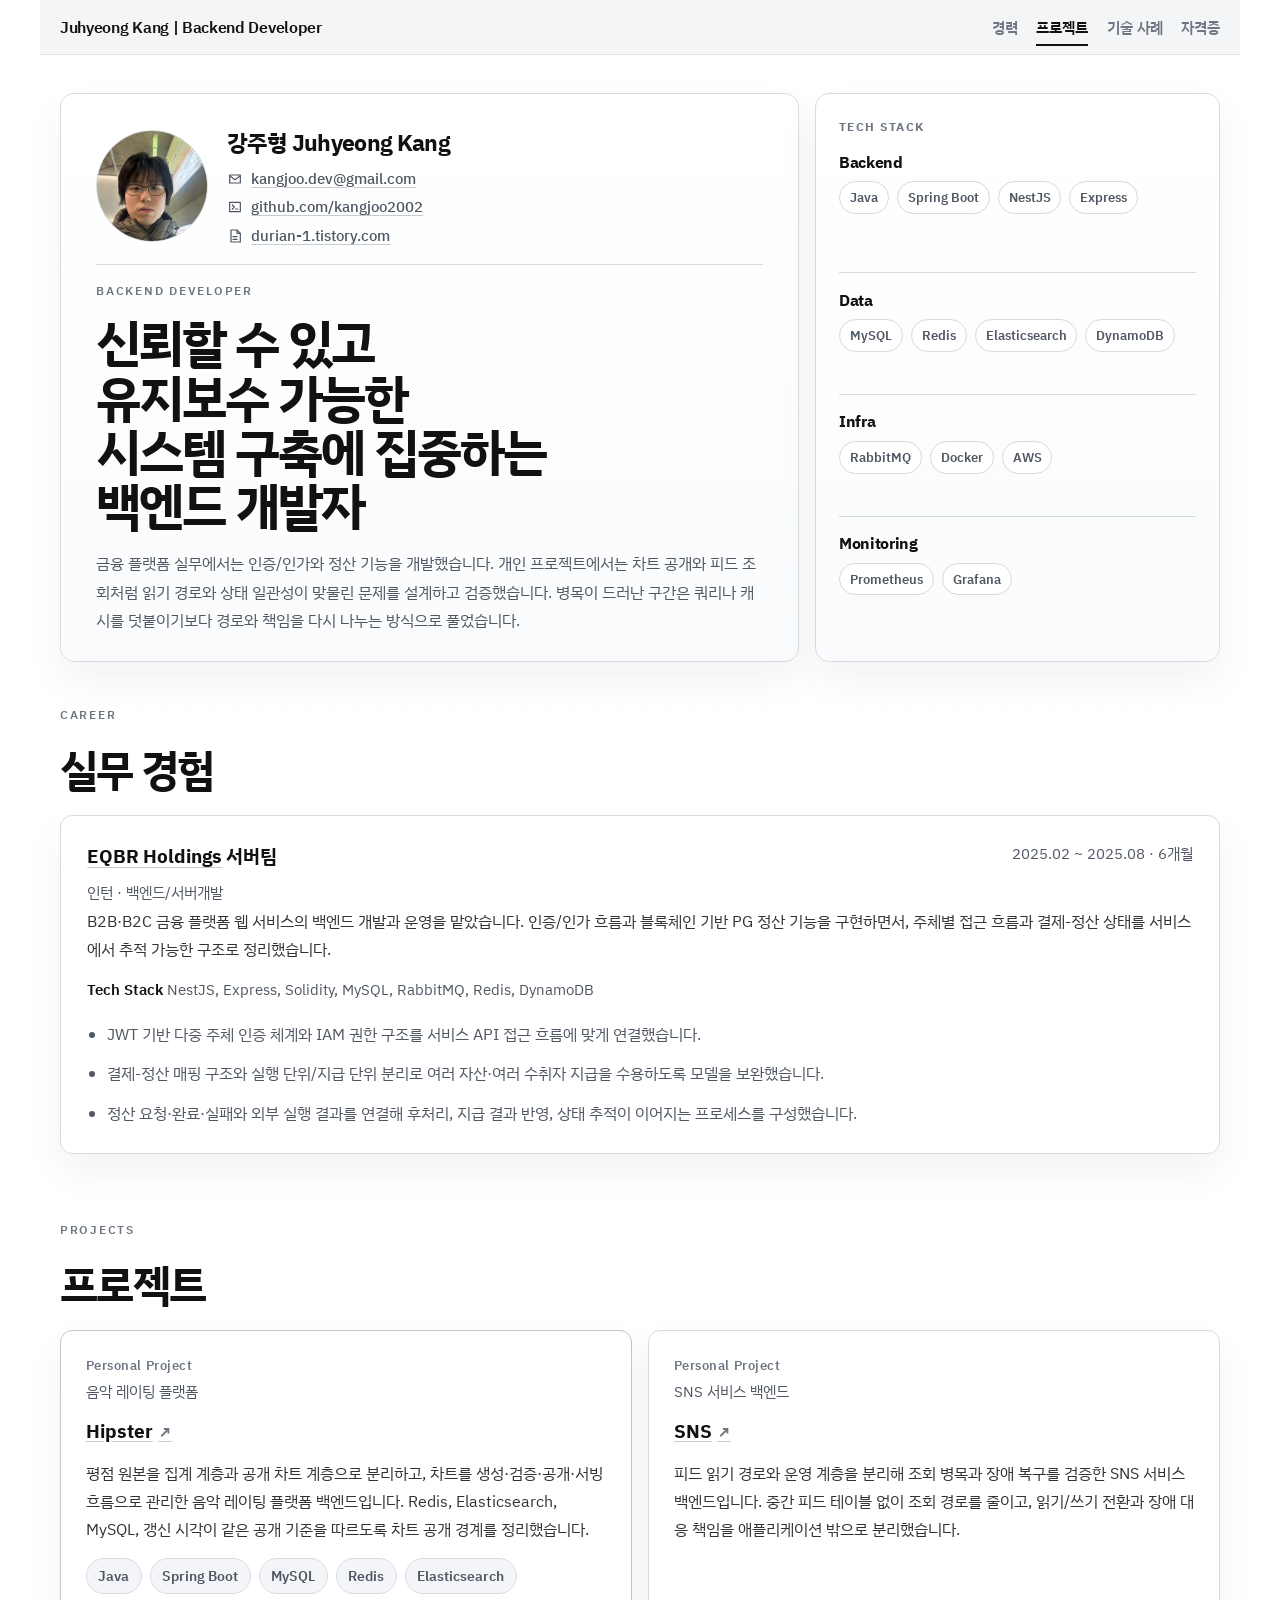
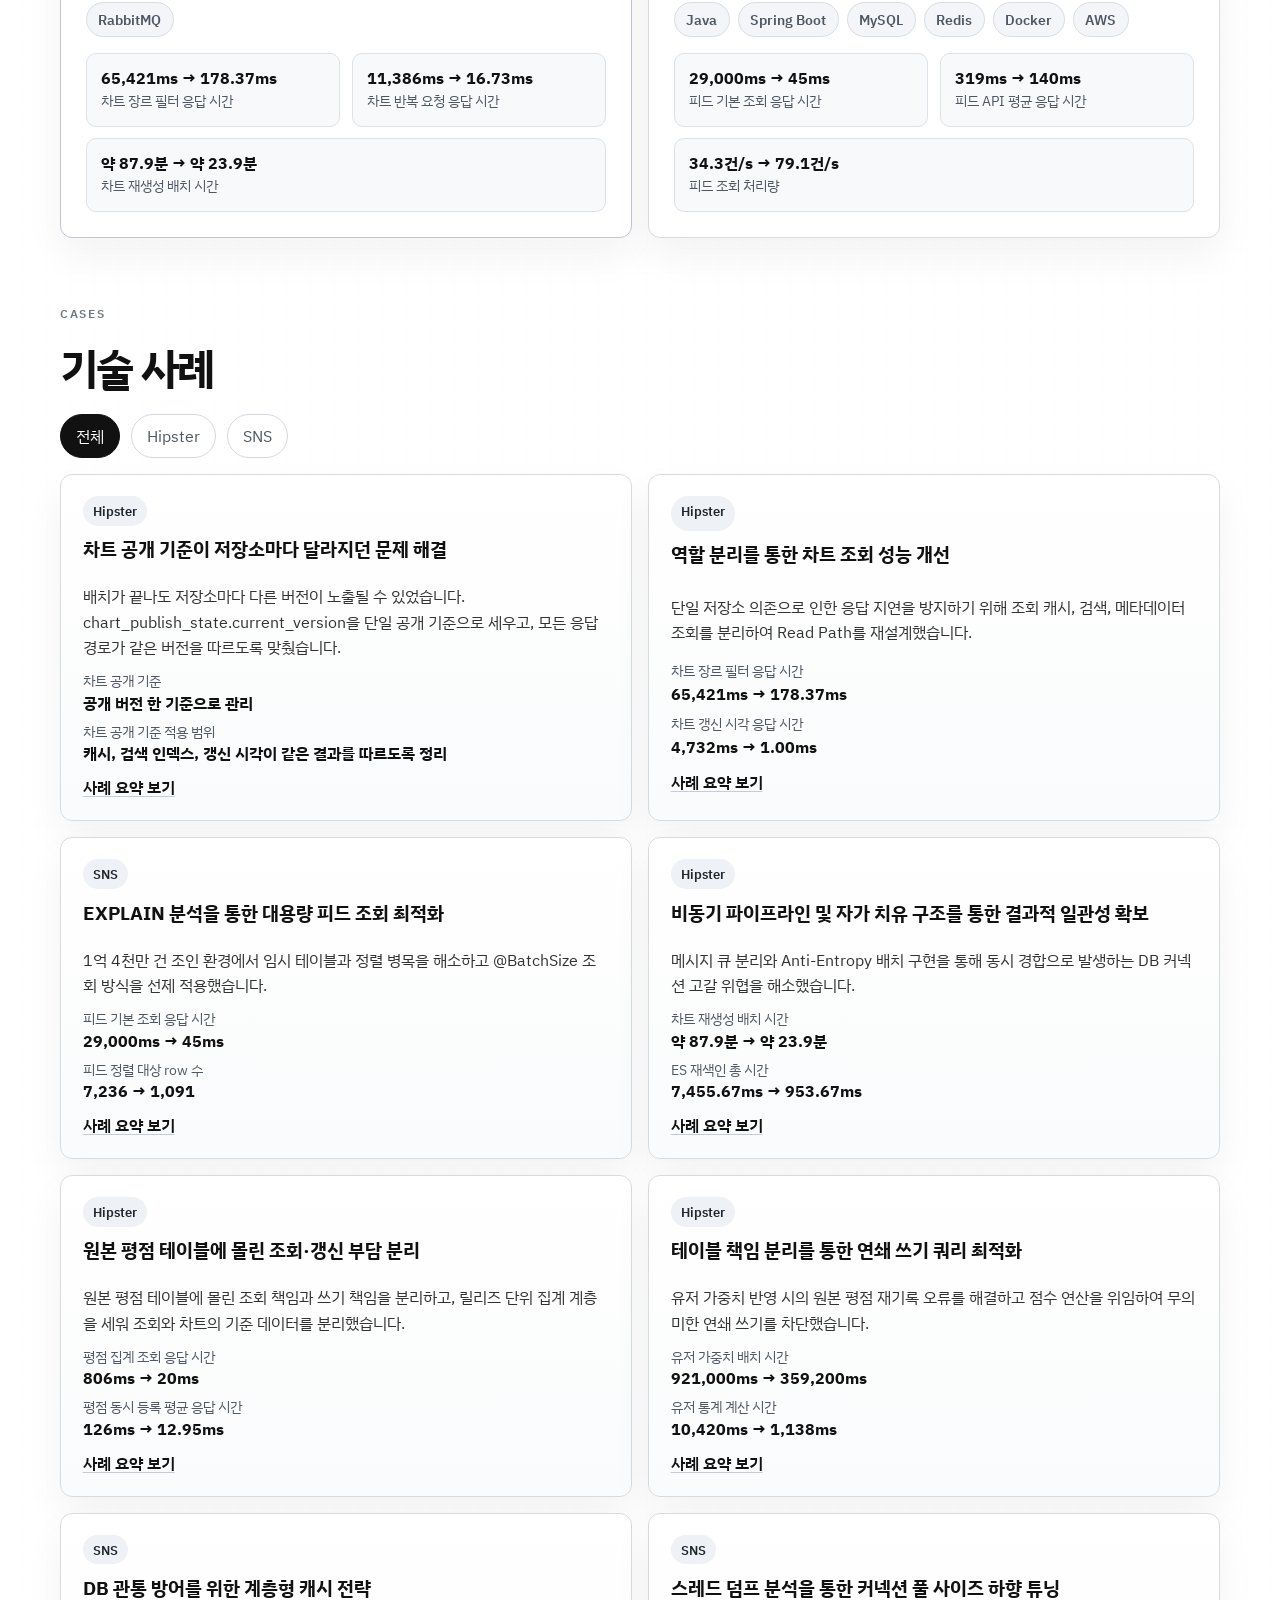
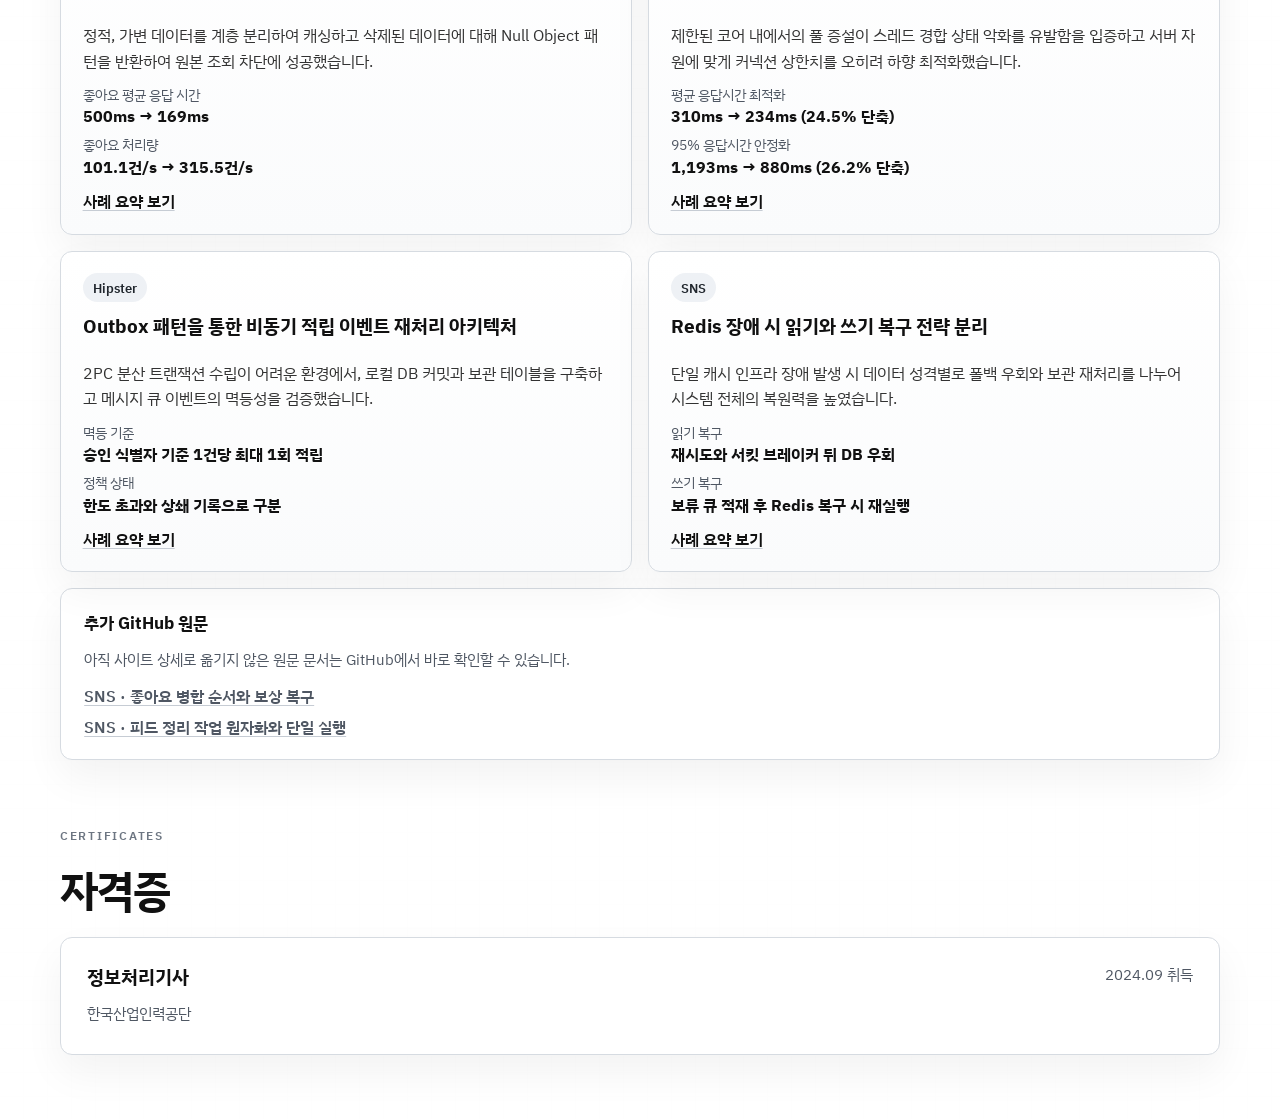
<file: index.html>
<!doctype html>
<html lang="ko">
  <head>
    <meta charset="UTF-8" />
    <meta name="viewport" content="width=device-width, initial-scale=1.0" />
    <title>Juhyeong Kang | Backend Developer</title>
    <meta
      name="description"
      content="인증/인가, 정산, 차트, 피드, 배치, 캐시 구조를 다룬 백엔드 개발 포트폴리오"
    />
    <link rel="canonical" href="https://kangjoo2002.github.io/" />
    <meta name="theme-color" content="#111111" />
    <meta property="og:type" content="website" />
    <meta property="og:locale" content="ko_KR" />
    <meta property="og:title" content="Juhyeong Kang | Backend Developer" />
    <meta
      property="og:description"
      content="정합성, 성능, 배치, 캐시 구조를 수치와 사례로 설명하는 백엔드 포트폴리오"
    />
    <meta property="og:url" content="https://kangjoo2002.github.io/" />
    <meta
      property="og:image"
      content="https://kangjoo2002.github.io/assets/KakaoTalk_20260409_115208975.jpg"
    />
    <meta property="og:image:alt" content="강주형 백엔드 개발 포트폴리오" />
    <meta name="twitter:card" content="summary_large_image" />
    <meta name="twitter:title" content="Juhyeong Kang | Backend Developer" />
    <meta
      name="twitter:description"
      content="정합성, 성능, 배치, 캐시 구조를 수치와 사례로 설명하는 백엔드 포트폴리오"
    />
    <meta
      name="twitter:image"
      content="https://kangjoo2002.github.io/assets/KakaoTalk_20260409_115208975.jpg"
    />
    <link rel="preconnect" href="https://fonts.googleapis.com" />
    <link rel="preconnect" href="https://fonts.gstatic.com" crossorigin />
    <link
      href="https://fonts.googleapis.com/css2?family=IBM+Plex+Mono:wght@400;500;600&family=IBM+Plex+Sans+KR:wght@400;500;600;700&display=swap"
      rel="stylesheet"
    />
    <link rel="stylesheet" href="./styles.css" />
    <script defer src="./analytics.js"></script>
    <script defer src="./script.js"></script>
  </head>
  <body>
    <div class="page-shell">
      <header class="topbar">
        <a class="brand" href="#top">
          <span class="brand-text">Juhyeong Kang | Backend Developer</span>
        </a>
        <nav class="nav">
          <a href="#career">경력</a>
          <a href="#projects">프로젝트</a>
          <a href="#cases">기술 사례</a>
          <a href="#certificates">자격증</a>
        </nav>
      </header>

      <main id="top">
        <section class="hero reveal">
          <div class="hero-copy">
            <div class="profile-block">
              <img
                class="profile-photo"
                src="./assets/KakaoTalk_20260409_115208975.jpg"
                alt="강주형 프로필 사진"
              />
              <div class="profile-summary">
                <p class="profile-name">강주형 Juhyeong Kang</p>
                <div class="profile-links" aria-label="프로필 링크">
                  <a
                    class="profile-link"
                    href="mailto:kangjoo.dev@gmail.com"
                    aria-label="이메일 보내기"
                  >
                    <svg
                      viewBox="0 0 24 24"
                      fill="none"
                      stroke="currentColor"
                      stroke-width="1.8"
                      stroke-linecap="round"
                      stroke-linejoin="round"
                      aria-hidden="true"
                    >
                      <path d="M4 6h16v12H4z" />
                      <path d="m4 7 8 6 8-6" />
                    </svg>
                    <span>kangjoo.dev@gmail.com</span>
                  </a>
                  <a
                    class="profile-link"
                    href="https://github.com/kangjoo2002"
                    target="_blank"
                    rel="noreferrer"
                    aria-label="GitHub 프로필"
                  >
                    <svg
                      viewBox="0 0 24 24"
                      fill="none"
                      stroke="currentColor"
                      stroke-width="1.8"
                      stroke-linecap="round"
                      stroke-linejoin="round"
                      aria-hidden="true"
                    >
                      <path d="M4 5h16v14H4z" />
                      <path d="m8 9 3 3-3 3" />
                      <path d="M13 15h3" />
                    </svg>
                    <span>github.com/kangjoo2002</span>
                  </a>
                  <a
                    class="profile-link"
                    href="https://durian-1.tistory.com/"
                    target="_blank"
                    rel="noreferrer"
                    aria-label="Tistory 블로그"
                  >
                    <svg
                      viewBox="0 0 24 24"
                      fill="none"
                      stroke="currentColor"
                      stroke-width="1.8"
                      stroke-linecap="round"
                      stroke-linejoin="round"
                      aria-hidden="true"
                    >
                      <path d="M6 3h9l5 5v13H6z" />
                      <path d="M15 3v5h5" />
                      <path d="M9 13h6" />
                      <path d="M9 17h6" />
                    </svg>
                    <span>durian-1.tistory.com</span>
                  </a>
                </div>
              </div>
            </div>
            <p class="eyebrow">Backend Developer</p>
            <h1>
              신뢰할 수 있고<br />
              유지보수 가능한<br />
              시스템 구축에 집중하는<br />
              백엔드 개발자
            </h1>
            <p class="hero-body">
              금융 플랫폼 실무에서는 인증/인가와 정산 기능을 개발했습니다. 개인
              프로젝트에서는 차트 공개와 피드 조회처럼 읽기 경로와 상태 일관성이
              맞물린 문제를 설계하고 검증했습니다. 병목이 드러난 구간은 쿼리나
              캐시를 덧붙이기보다 경로와 책임을 다시 나누는 방식으로 풀었습니다.
            </p>
          </div>

          <aside class="hero-aside reveal" aria-label="Tech Stack">
            <p class="hero-aside-kicker">Tech Stack</p>
            <div class="hero-stack-groups">
              <section class="hero-stack-group">
                <h3>Backend</h3>
                <div class="hero-stack-list">
                  <span>Java</span>
                  <span>Spring Boot</span>
                  <span>NestJS</span>
                  <span>Express</span>
                </div>
              </section>

              <section class="hero-stack-group">
                <h3>Data</h3>
                <div class="hero-stack-list">
                  <span>MySQL</span>
                  <span>Redis</span>
                  <span>Elasticsearch</span>
                  <span>DynamoDB</span>
                </div>
              </section>

              <section class="hero-stack-group">
                <h3>Infra</h3>
                <div class="hero-stack-list">
                  <span>RabbitMQ</span>
                  <span>Docker</span>
                  <span>AWS</span>
                </div>
              </section>

              <section class="hero-stack-group">
                <h3>Monitoring</h3>
                <div class="hero-stack-list">
                  <span>Prometheus</span>
                  <span>Grafana</span>
                </div>
              </section>
            </div>
          </aside>
        </section>

        <section id="career" class="section reveal">
          <div class="section-heading">
            <p class="eyebrow">Career</p>
            <h2>실무 경험</h2>
          </div>

          <article class="timeline-card">
            <div class="timeline-head">
              <div>
                <h3>
                  <a
                    class="inline-link"
                    href="https://eqbr.com/"
                    target="_blank"
                    rel="noreferrer"
                    >EQBR Holdings</a
                  >
                  서버팀
                </h3>
                <p class="timeline-role">인턴 · 백엔드/서버개발</p>
              </div>
              <span class="timeline-period">2025.02 ~ 2025.08 · 6개월</span>
            </div>
            <p class="timeline-summary">
              B2B·B2C 금융 플랫폼 웹 서비스의 백엔드 개발과 운영을 맡았습니다.
              인증/인가 흐름과 블록체인 기반 PG 정산 기능을 구현하면서, 주체별
              접근 흐름과 결제-정산 상태를 서비스에서 추적 가능한 구조로
              정리했습니다.
            </p>
            <p class="timeline-stack">
              <strong>Tech Stack</strong> NestJS, Express, Solidity, MySQL,
              RabbitMQ, Redis, DynamoDB
            </p>
            <ul class="bullet-list">
              <li>
                JWT 기반 다중 주체 인증 체계와 IAM 권한 구조를 서비스 API 접근
                흐름에 맞게 연결했습니다.
              </li>
              <li>
                결제-정산 매핑 구조와 실행 단위/지급 단위 분리로 여러 자산·여러
                수취자 지급을 수용하도록 모델을 보완했습니다.
              </li>
              <li>
                정산 요청·완료·실패와 외부 실행 결과를 연결해 후처리, 지급 결과
                반영, 상태 추적이 이어지는 프로세스를 구성했습니다.
              </li>
            </ul>
          </article>
        </section>

        <section id="projects" class="section reveal">
          <div class="section-heading">
            <p class="eyebrow">Projects</p>
            <h2>프로젝트</h2>
          </div>

          <div class="project-grid">
            <article class="project-card featured">
              <div class="project-topline">
                <span class="project-badge subtle">Personal Project</span>
                <span class="project-meta">음악 레이팅 플랫폼</span>
              </div>
              <h3>
                <a
                  class="project-title-link"
                  href="https://github.com/kangjoo2002/hipster"
                  target="_blank"
                  rel="noreferrer"
                  >Hipster</a
                >
              </h3>
              <p class="project-summary">
                평점 원본을 집계 계층과 공개 차트 계층으로 분리하고, 차트를
                생성·검증·공개·서빙 흐름으로 관리한 음악 레이팅 플랫폼
                백엔드입니다. Redis, Elasticsearch, MySQL, 갱신 시각이 같은 공개
                기준을 따르도록 차트 공개 경계를 정리했습니다.
              </p>
              <ul class="stack-list">
                <li>Java</li>
                <li>Spring Boot</li>
                <li>MySQL</li>
                <li>Redis</li>
                <li>Elasticsearch</li>
                <li>RabbitMQ</li>
              </ul>
              <div class="result-grid">
                <article>
                  <strong>65,421ms → 178.37ms</strong
                  ><span>차트 장르 필터 응답 시간</span>
                </article>
                <article>
                  <strong>11,386ms → 16.73ms</strong
                  ><span>차트 반복 요청 응답 시간</span>
                </article>
                <article>
                  <strong>약 87.9분 → 약 23.9분</strong
                  ><span>차트 재생성 배치 시간</span>
                </article>
              </div>
            </article>

            <article class="project-card">
              <div class="project-topline">
                <span class="project-badge subtle">Personal Project</span>
                <span class="project-meta">SNS 서비스 백엔드</span>
              </div>
              <h3>
                <a
                  class="project-title-link"
                  href="https://github.com/kangjoo2002/sns"
                  target="_blank"
                  rel="noreferrer"
                  >SNS</a
                >
              </h3>
              <p class="project-summary">
                피드 읽기 경로와 운영 계층을 분리해 조회 병목과 장애 복구를
                검증한 SNS 서비스 백엔드입니다. 중간 피드 테이블 없이 조회
                경로를 줄이고, 읽기/쓰기 전환과 장애 대응 책임을 애플리케이션
                밖으로 분리했습니다.
              </p>
              <ul class="stack-list">
                <li>Java</li>
                <li>Spring Boot</li>
                <li>MySQL</li>
                <li>Redis</li>
                <li>Docker</li>
                <li>AWS</li>
              </ul>
              <div class="result-grid">
                <article>
                  <strong>29,000ms → 45ms</strong
                  ><span>피드 기본 조회 응답 시간</span>
                </article>
                <article>
                  <strong>319ms → 140ms</strong
                  ><span>피드 API 평균 응답 시간</span>
                </article>
                <article>
                  <strong>34.3건/s → 79.1건/s</strong
                  ><span>피드 조회 처리량</span>
                </article>
              </div>
            </article>
          </div>
        </section>

        <section id="cases" class="section reveal">
          <div class="section-heading">
            <p class="eyebrow">Cases</p>
            <h2>기술 사례</h2>
          </div>
          <div class="filter-stack">
            <div class="filter-group" role="group" aria-label="프로젝트 필터">
              <button
                class="filter-button is-active"
                data-filter-group="project"
                data-filter-value="all"
                type="button"
                aria-pressed="true"
              >
                전체
              </button>
              <button
                class="filter-button"
                data-filter-group="project"
                data-filter-value="hipster"
                type="button"
                aria-pressed="false"
              >
                Hipster
              </button>
              <button
                class="filter-button"
                data-filter-group="project"
                data-filter-value="sns"
                type="button"
                aria-pressed="false"
              >
                SNS
              </button>
            </div>
          </div>

          <div class="case-grid" data-case-group>
            <article
              class="case-card"
              data-tags="hipster performance consistency cache"
            >
              <div class="case-chip-row"><span>Hipster</span></div>
              <h3>차트 공개 기준이 저장소마다 달라지던 문제 해결</h3>
              <p>
                배치가 끝나도 저장소마다 다른 버전이 노출될 수 있었습니다.
                chart_publish_state.current_version을 단일 공개 기준으로 세우고,
                모든 응답 경로가 같은 버전을 따르도록 맞췄습니다.
              </p>
              <dl class="case-stats">
                <div>
                  <dt>차트 공개 기준</dt>
                  <dd>공개 버전 한 기준으로 관리</dd>
                </div>
                <div>
                  <dt>차트 공개 기준 적용 범위</dt>
                  <dd>
                    캐시, 검색 인덱스, 갱신 시각이 같은 결과를 따르도록 정리
                  </dd>
                </div>
              </dl>
              <a href="./case.html?case=chart-pipeline">사례 요약 보기</a>
            </article>

            <article class="case-card" data-tags="hipster performance cache">
              <div class="case-chip-row"><span>Hipster</span></div>
              <h3>역할 분리를 통한 차트 조회 성능 개선</h3>
              <p>
                단일 저장소 의존으로 인한 응답 지연을 방지하기 위해 조회 캐시, 검색, 메타데이터 조회를 분리하여 Read Path를 재설계했습니다.
              </p>
              <dl class="case-stats">
                <div>
                  <dt>차트 장르 필터 응답 시간</dt>
                  <dd>65,421ms → 178.37ms</dd>
                </div>
                <div>
                  <dt>차트 갱신 시각 응답 시간</dt>
                  <dd>4,732ms → 1.00ms</dd>
                </div>
              </dl>
              <a href="./case.html?case=chart-serving">사례 요약 보기</a>
            </article>

            <article class="case-card" data-tags="sns performance cache">
              <div class="case-chip-row"><span>SNS</span></div>
              <h3>EXPLAIN 분석을 통한 대용량 피드 조회 최적화</h3>
              <p>
                1억 4천만 건 조인 환경에서 임시 테이블과 정렬 병목을 해소하고 @BatchSize 조회 방식을 선제 적용했습니다.
              </p>
              <dl class="case-stats">
                <div>
                  <dt>피드 기본 조회 응답 시간</dt>
                  <dd>29,000ms → 45ms</dd>
                </div>
                <div>
                  <dt>피드 정렬 대상 row 수</dt>
                  <dd>7,236 → 1,091</dd>
                </div>
              </dl>
              <a
                href="./case.html?case=feed-read-path-index-batch-denormalization"
                >사례 요약 보기</a
              >
            </article>

            <article class="case-card" data-tags="hipster performance batch">
              <div class="case-chip-row"><span>Hipster</span></div>
              <h3>비동기 파이프라인 및 자가 치유 구조를 통한 결과적 일관성 확보</h3>
              <p>
                메시지 큐 분리와 Anti-Entropy 배치 구현을 통해 동시 경합으로 발생하는 DB 커넥션 고갈 위협을 해소했습니다.
              </p>
              <dl class="case-stats">
                <div>
                  <dt>차트 재생성 배치 시간</dt>
                  <dd>약 87.9분 → 약 23.9분</dd>
                </div>
                <div>
                  <dt>ES 재색인 총 시간</dt>
                  <dd>7,455.67ms → 953.67ms</dd>
                </div>
              </dl>
              <a href="./case.html?case=chart-batch-performance"
                >사례 요약 보기</a
              >
            </article>

            <article
              class="case-card"
              data-tags="hipster performance consistency"
            >
              <div class="case-chip-row"><span>Hipster</span></div>
              <h3>원본 평점 테이블에 몰린 조회·갱신 부담 분리</h3>
              <p>
                원본 평점 테이블에 몰린 조회 책임과 쓰기 책임을 분리하고, 릴리즈
                단위 집계 계층을 세워 조회와 차트의 기준 데이터를 분리했습니다.
              </p>
              <dl class="case-stats">
                <div>
                  <dt>평점 집계 조회 응답 시간</dt>
                  <dd>806ms → 20ms</dd>
                </div>
                <div>
                  <dt>평점 동시 등록 평균 응답 시간</dt>
                  <dd>126ms → 12.95ms</dd>
                </div>
              </dl>
              <a href="./case.html?case=rating-aggregation">사례 요약 보기</a>
            </article>

            <article class="case-card" data-tags="hipster batch consistency">
              <div class="case-chip-row"><span>Hipster</span></div>
              <h3>테이블 책임 분리를 통한 연쇄 쓰기 쿼리 최적화</h3>
              <p>
                유저 가중치 반영 시의 원본 평점 재기록 오류를 해결하고 점수 연산을 위임하여 무의미한 연쇄 쓰기를 차단했습니다.
              </p>
              <dl class="case-stats">
                <div>
                  <dt>유저 가중치 배치 시간</dt>
                  <dd>921,000ms → 359,200ms</dd>
                </div>
                <div>
                  <dt>유저 통계 계산 시간</dt>
                  <dd>10,420ms → 1,138ms</dd>
                </div>
              </dl>
              <a href="./case.html?case=user-credibility-batch"
                >사례 요약 보기</a
              >
            </article>

            
            <article class="case-card" data-tags="sns cache consistency">
              <div class="case-chip-row"><span>SNS</span></div>
              <h3>DB 관통 방어를 위한 계층형 캐시 전략</h3>
              <p>
                정적, 가변 데이터를 계층 분리하여 캐싱하고 삭제된 데이터에 대해 Null Object 패턴을 반환하여 원본 조회 차단에 성공했습니다.
              </p>
              <dl class="case-stats">
                <div>
                  <dt>좋아요 평균 응답 시간</dt>
                  <dd>500ms → 169ms</dd>
                </div>
                <div>
                  <dt>좋아요 처리량</dt>
                  <dd>101.1건/s → 315.5건/s</dd>
                </div>
              </dl>
              <a
                href="./case.html?case=separate-feed-cache-and-post-interactions"
                >사례 요약 보기</a
              >
            </article>

            
            <article class="case-card" data-tags="sns performance">
              <div class="case-chip-row"><span>SNS</span></div>
              <h3>스레드 덤프 분석을 통한 커넥션 풀 사이즈 하향 튜닝</h3>
              <p>
                제한된 코어 내에서의 풀 증설이 스레드 경합 상태 악화를 유발함을 입증하고 서버 자원에 맞게 커넥션 상한치를 오히려 하향 최적화했습니다.
              </p>
              <dl class="case-stats">
                <div>
                  <dt>평균 응답시간 최적화</dt>
                  <dd>310ms → 234ms (24.5% 단축)</dd>
                </div>
                <div>
                  <dt>95% 응답시간 안정화</dt>
                  <dd>1,193ms → 880ms (26.2% 단축)</dd>
                </div>
              </dl>
              <a href="./case.html?case=connection-pool-optimization"
                >사례 요약 보기</a
              >
            </article>

            
            
            <article class="case-card" data-tags="hipster design operations">
              <div class="case-chip-row"><span>Hipster</span></div>
              <h3>Outbox 패턴을 통한 비동기 적립 이벤트 재처리 아키텍처</h3>
              <p>
                2PC 분산 트랜잭션 수립이 어려운 환경에서, 로컬 DB 커밋과 보관 테이블을 구축하고 메시지 큐 이벤트의 멱등성을 검증했습니다.
              </p>
              <dl class="case-stats">
                <div>
                  <dt>멱등 기준</dt>
                  <dd>승인 식별자 기준 1건당 최대 1회 적립</dd>
                </div>
                <div>
                  <dt>정책 상태</dt>
                  <dd>한도 초과와 상쇄 기록으로 구분</dd>
                </div>
              </dl>
              <a href="./case.html?case=reward-ledger">사례 요약 보기</a>
            </article>

            
            <article class="case-card" data-tags="sns design operations">
              <div class="case-chip-row"><span>SNS</span></div>
              <h3>Redis 장애 시 읽기와 쓰기 복구 전략 분리</h3>
              <p>
                단일 캐시 인프라 장애 발생 시 데이터 성격별로 폴백 우회와 보관 재처리를 나누어 시스템 전체의 복원력을 높였습니다.
              </p>
              <dl class="case-stats">
                <div>
                  <dt>읽기 복구</dt>
                  <dd>재시도와 서킷 브레이커 뒤 DB 우회</dd>
                </div>
                <div>
                  <dt>쓰기 복구</dt>
                  <dd>보류 큐 적재 후 Redis 복구 시 재실행</dd>
                </div>
              </dl>
              <a
                href="./case.html?case=redis-read-write-recovery-strategy-split"
                >사례 요약 보기</a
              >
            </article>
          </div>

          <article class="case-archive">
            <h3>추가 GitHub 원문</h3>
            <p class="archive-note">
              아직 사이트 상세로 옮기지 않은 원문 문서는 GitHub에서 바로 확인할
              수 있습니다.
            </p>
            <div class="archive-links">
              <a
                class="archive-link"
                data-tags="sns"
                href="https://github.com/kangjoo2002/sns/blob/main/portfolio/delete-first-like-merge-with-compensation.md"
                target="_blank"
                rel="noreferrer"
                >SNS · 좋아요 병합 순서와 보상 복구</a
              >
              <a
                class="archive-link"
                data-tags="sns"
                href="https://github.com/kangjoo2002/sns/blob/main/portfolio/feed-cleanup-atomic-and-single-run.md"
                target="_blank"
                rel="noreferrer"
                >SNS · 피드 정리 작업 원자화와 단일 실행</a
              >
            </div>
          </article>
        </section>

        <section id="certificates" class="section reveal">
          <div class="section-heading">
            <p class="eyebrow">Certificates</p>
            <h2>자격증</h2>
          </div>

          <article class="timeline-card">
            <div class="timeline-head">
              <div>
                <h3>정보처리기사</h3>
                <p class="timeline-role">한국산업인력공단</p>
              </div>
              <span class="timeline-period">2024.09 취득</span>
            </div>
          </article>
        </section>
      </main>
    </div>
  </body>
</html>
</file>
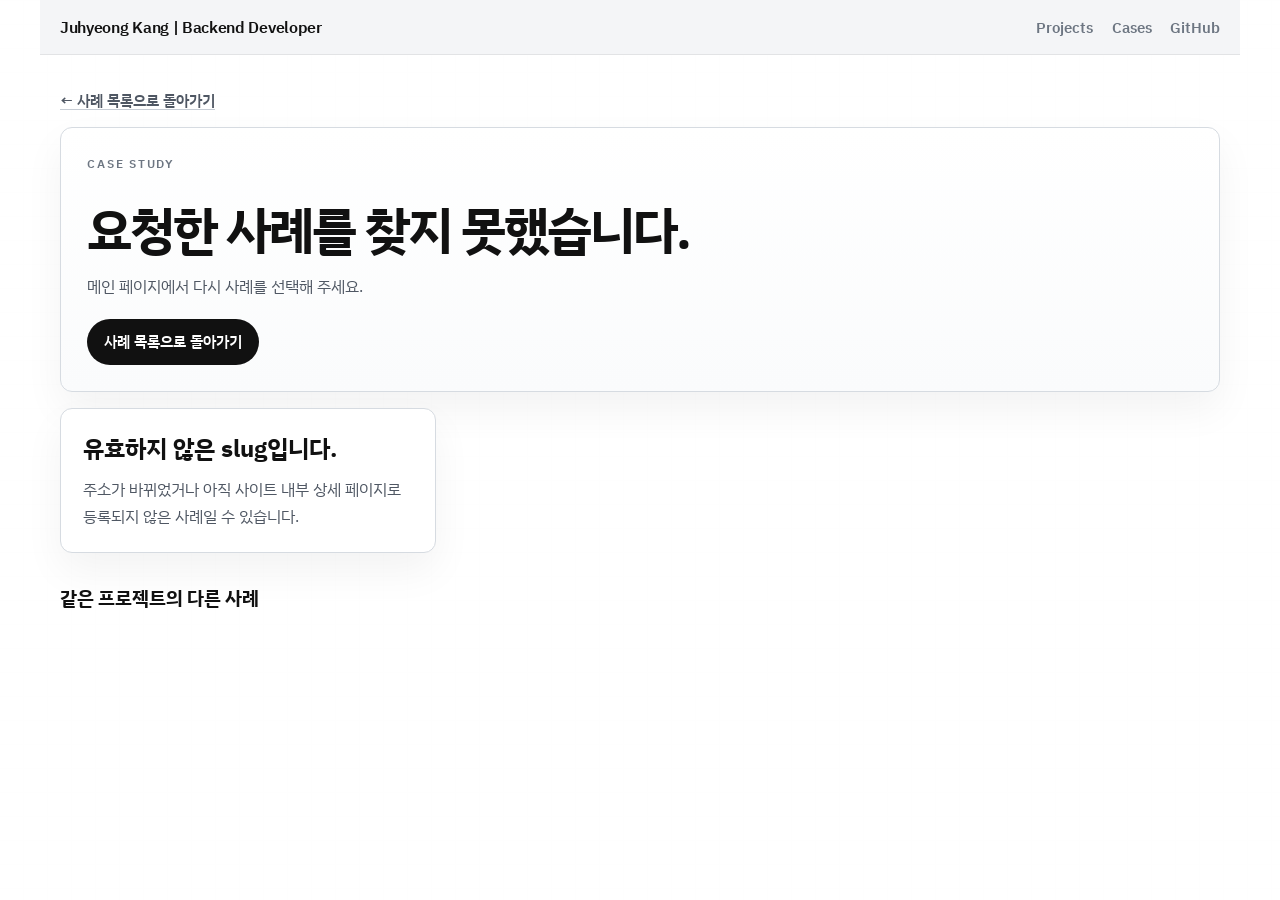
<file: case.html>
<!DOCTYPE html>
<html lang="ko">
  <head>
    <meta charset="UTF-8" />
    <meta name="viewport" content="width=device-width, initial-scale=1.0" />
    <title>Case Study | Juhyeong Kang</title>
    <meta
      name="description"
      content="백엔드 포트폴리오 기술 사례 요약 페이지"
    />
    <link rel="canonical" href="https://kangjoo2002.github.io/case.html" />
    <meta name="theme-color" content="#111111" />
    <meta property="og:type" content="article" />
    <meta property="og:locale" content="ko_KR" />
    <meta property="og:title" content="Case Study | Juhyeong Kang" />
    <meta
      property="og:description"
      content="문제, 설계 판단, 결과를 빠르게 읽을 수 있게 정리한 포트폴리오 기술 사례"
    />
    <meta property="og:url" content="https://kangjoo2002.github.io/case.html" />
    <meta
      property="og:image"
      content="https://kangjoo2002.github.io/assets/KakaoTalk_20260409_115208975.jpg"
    />
    <meta name="twitter:card" content="summary_large_image" />
    <meta name="twitter:title" content="Case Study | Juhyeong Kang" />
    <meta
      name="twitter:description"
      content="문제, 설계 판단, 결과를 빠르게 읽을 수 있게 정리한 포트폴리오 기술 사례"
    />
    <meta
      name="twitter:image"
      content="https://kangjoo2002.github.io/assets/KakaoTalk_20260409_115208975.jpg"
    />
    <link rel="preconnect" href="https://fonts.googleapis.com" />
    <link rel="preconnect" href="https://fonts.gstatic.com" crossorigin />
    <link
      href="https://fonts.googleapis.com/css2?family=IBM+Plex+Mono:wght@400;500;600&family=IBM+Plex+Sans+KR:wght@400;500;600;700&display=swap"
      rel="stylesheet"
    />
    <link rel="stylesheet" href="./styles.css" />
    <script defer src="./analytics.js"></script>
    <script defer src="./case-data.js"></script>
    <script defer src="./case-script.js"></script>
  </head>
  <body>
    <div class="page-shell">
      <header class="topbar">
        <a class="brand" href="./index.html#top">
          <span class="brand-text">Juhyeong Kang | Backend Developer</span>
        </a>
        <nav class="nav">
          <a href="./index.html#projects">Projects</a>
          <a href="./index.html#cases">Cases</a>
          <a href="https://github.com/kangjoo2002" target="_blank" rel="noopener noreferrer">GitHub</a>
        </nav>
      </header>

      <main class="case-main">
        <article id="case-root" class="case-shell">
          <a class="case-back-link" href="./index.html#cases">← 사례 목록으로 돌아가기</a>

          <section id="case-header" class="case-header">
            <p id="case-project" class="eyebrow">Case Study</p>
            <h1 id="case-title">사례를 불러오는 중입니다.</h1>
            <p id="case-summary" class="case-summary">
              선택한 사례의 문제, 판단, 결과를 정리하고 있습니다.
            </p>
            <div id="case-actions" class="case-cta-row"></div>
          </section>

          <section id="case-metrics" class="case-meta-grid" aria-label="핵심 지표"></section>

          <section id="case-sections" class="case-section-grid" aria-label="사례 상세"></section>

          <section id="case-related" class="case-related" hidden>
            <h2>같은 프로젝트의 다른 사례</h2>
            <div id="case-related-grid" class="case-related-grid"></div>
          </section>
        </article>
      </main>
    </div>
  </body>
</html>
</file>
<file: styles.css>
:root {
  --bg: #f4f5f7;
  --bg-strong: #eceef1;
  --paper: #ffffff;
  --paper-soft: #f8f9fb;
  --line: #d6dbe1;
  --line-strong: #111111;
  --ink: #111111;
  --ink-soft: #4f5763;
  --ink-muted: #6d7682;
  --accent: #111111;
  --accent-soft: #eef1f5;
  --shadow: 0 18px 40px rgba(17, 17, 17, 0.05);
  --radius-xl: 14px;
  --radius-lg: 12px;
  --radius-md: 10px;
  --max-width: 1200px;
}

* {
  box-sizing: border-box;
}

html {
  scroll-behavior: smooth;
}

body {
  margin: 0;
  font-family: "IBM Plex Sans KR", "Noto Sans KR", "Malgun Gothic", sans-serif;
  color: var(--ink);
  background:
    linear-gradient(180deg, rgba(255, 255, 255, 0.92), rgba(255, 255, 255, 0.92)),
    linear-gradient(90deg, transparent 0, transparent calc(100% - 1px), rgba(17, 17, 17, 0.035) calc(100% - 1px)),
    linear-gradient(0deg, transparent 0, transparent calc(100% - 1px), rgba(17, 17, 17, 0.035) calc(100% - 1px));
  background-size: auto, 24px 24px, 24px 24px;
}

a {
  color: inherit;
  text-decoration: none;
}

button {
  font: inherit;
}

a:focus-visible,
button:focus-visible {
  outline: 2px solid #111111;
  outline-offset: 3px;
}

code {
  font-family: "IBM Plex Mono", "SFMono-Regular", Consolas, monospace;
  padding: 0.1rem 0.35rem;
  border-radius: 6px;
  background: #eef2f6;
}

.page-shell {
  min-height: 100vh;
}

.topbar {
  position: sticky;
  top: 0;
  z-index: 20;
  display: flex;
  justify-content: space-between;
  align-items: center;
  gap: 1rem;
  max-width: var(--max-width);
  margin: 0 auto;
  padding: 1rem 1.25rem;
  background: rgba(244, 245, 247, 0.94);
  border-bottom: 1px solid rgba(17, 17, 17, 0.08);
}

.brand {
  display: inline-flex;
  align-items: center;
  gap: 0;
  font-weight: 600;
}

.brand-text {
  color: var(--ink);
  font-size: 0.98rem;
  letter-spacing: -0.02em;
}

.nav {
  display: flex;
  flex-wrap: wrap;
  gap: 1.15rem;
  padding: 0;
  border: 0;
  border-radius: 0;
  background: transparent;
}

.nav a {
  position: relative;
  color: var(--ink-muted);
  font-size: 0.92rem;
  font-weight: 600;
}

.nav a.is-active {
  color: var(--ink);
}

.nav a.is-active::after {
  content: "";
  position: absolute;
  left: 0;
  right: 0;
  bottom: -0.5rem;
  height: 2px;
  background: var(--line-strong);
}

main,
.footer {
  max-width: var(--max-width);
  margin: 0 auto;
  padding: 0 1.25rem 4rem;
}

.hero {
  display: grid;
  grid-template-columns: minmax(0, 1.55fr) minmax(280px, 0.85fr);
  gap: 1rem;
  align-items: stretch;
  padding: 2.4rem 0 1.55rem;
}

.hero-copy,
.hero-aside,
.timeline-card,
.project-card,
.case-card,
.workflow-card,
.principles-panel,
.contact-card,
.pillar-card {
  border: 1px solid var(--line);
  background: var(--paper);
  box-shadow: var(--shadow);
  backdrop-filter: blur(12px);
}

.hero-copy {
  width: 100%;
  height: 100%;
  padding: 2.2rem 2.2rem 1.65rem;
  border-radius: var(--radius-xl);
  background: linear-gradient(180deg, #ffffff 0%, #fafbfc 100%);
}

.profile-block {
  display: flex;
  gap: 1.15rem;
  align-items: flex-start;
  margin-bottom: 1.1rem;
  padding-bottom: 1.1rem;
  border-bottom: 1px solid var(--line);
}

.profile-photo {
  flex: none;
  width: 112px;
  height: 112px;
  border-radius: 50%;
  object-fit: cover;
  object-position: center 22%;
  border: 1px solid var(--line);
  background: #e8ebef;
}

.profile-summary {
  display: grid;
  gap: 0.8rem;
  min-width: 0;
}

.profile-name {
  margin: 0;
  font-size: 1.42rem;
  font-weight: 700;
  letter-spacing: -0.03em;
  line-height: 1.15;
}

.profile-links {
  display: grid;
  gap: 0.5rem;
  justify-items: flex-start;
}

.profile-link {
  display: inline-flex;
  align-items: center;
  gap: 0.55rem;
  padding: 0;
  border: 0;
  border-radius: 0;
  background: transparent;
  color: var(--ink-soft);
  font-size: 0.92rem;
  font-weight: 500;
  text-decoration: underline;
  text-decoration-color: #c6ccd4;
  text-underline-offset: 0.2em;
  transition: color 180ms ease, text-decoration-color 180ms ease;
}

.profile-link:hover {
  color: var(--ink);
  text-decoration-color: #8f98a3;
}

.profile-link svg {
  flex: none;
  width: 1rem;
  height: 1rem;
}

.profile-link span {
  min-width: 0;
  line-height: 1.4;
  overflow-wrap: anywhere;
}

.eyebrow {
  margin: 0 0 1rem;
  font-size: 0.78rem;
  font-weight: 600;
  letter-spacing: 0.14em;
  text-transform: uppercase;
  color: var(--ink-muted);
}

.hero h1,
.section-heading h2 {
  margin: 0;
  font-family: "IBM Plex Sans KR", "Noto Sans KR", sans-serif;
  letter-spacing: -0.04em;
  line-height: 1.08;
}

.hero h1 {
  max-width: none;
  font-size: clamp(2.1rem, 4vw, 3.5rem);
  font-weight: 700;
  line-height: 1.06;
}

.inline-link {
  text-decoration: underline;
  text-decoration-color: #c6ccd4;
  text-underline-offset: 0.2em;
}

.hero-body {
  max-width: 72ch;
  margin: 1.05rem 0 0;
  color: var(--ink-soft);
  font-size: 1rem;
  line-height: 1.78;
}

.button {
  display: inline-flex;
  align-items: center;
  justify-content: center;
  min-height: 2.9rem;
  padding: 0.7rem 1rem;
  border: 1px solid transparent;
  border-radius: 999px;
  font-size: 0.92rem;
  font-weight: 600;
  transition: transform 180ms ease, border-color 180ms ease, background 180ms ease;
}

.button:hover {
  transform: translateY(-1px);
}

.button-primary {
  background: #111111;
  color: #ffffff;
}

.button-secondary {
  border-color: #d2d8df;
  background: #ffffff;
  color: var(--ink);
}

.hero-aside {
  display: flex;
  flex-direction: column;
  height: 100%;
  gap: 1rem;
  padding: 1.45rem;
  border-radius: var(--radius-xl);
  background: linear-gradient(180deg, #ffffff 0%, #fafbfc 100%);
}

.hero-aside-kicker {
  margin: 0;
  font-size: 0.76rem;
  font-weight: 700;
  letter-spacing: 0.12em;
  text-transform: uppercase;
  color: var(--ink-muted);
}

.hero-stack-groups {
  display: grid;
  grid-template-rows: repeat(4, minmax(0, 1fr));
  gap: 0;
  min-height: 0;
  flex: 1;
}

.hero-stack-group {
  display: grid;
  align-content: start;
  gap: 0.55rem;
}

.hero-stack-group + .hero-stack-group {
  padding-top: 0.95rem;
  border-top: 1px solid var(--line);
}

.hero-stack-group h3 {
  margin: 0;
  font-size: 1rem;
  font-weight: 700;
  letter-spacing: -0.02em;
}

.hero-stack-list {
  display: flex;
  flex-wrap: wrap;
  gap: 0.5rem;
}

.hero-stack-list span {
  display: inline-flex;
  align-items: center;
  padding: 0.38rem 0.62rem;
  border: 1px solid #d4dae1;
  border-radius: 999px;
  background: #ffffff;
  color: var(--ink-soft);
  font-size: 0.84rem;
  font-weight: 600;
  line-height: 1.35;
}

.project-summary,
.timeline-summary,
.case-card p,
.workflow-card p,
.contact-card p,
.pillar-card p {
  margin: 0;
  color: inherit;
  opacity: 0.86;
  line-height: 1.75;
}

.section {
  padding: 1.2rem 0 0;
}

.section + .section {
  margin-top: 3rem;
}

.section-heading {
  display: grid;
  gap: 0.45rem;
  margin-bottom: 1.4rem;
}

.section-heading h2 {
  font-size: clamp(1.8rem, 3.6vw, 2.7rem);
  font-weight: 700;
}

.pillar-grid,
.project-grid,
.case-grid,
.workflow-grid,
.contact-grid {
  display: grid;
  gap: 1rem;
}

.pillar-grid {
  grid-template-columns: repeat(4, minmax(0, 1fr));
}

.pillar-card {
  padding: 1.35rem;
  border-radius: var(--radius-lg);
  background: linear-gradient(180deg, #ffffff 0%, #fafbfc 100%);
}

.pillar-card h3,
.project-card h3,
.case-card h3,
.workflow-card h3,
.contact-card h3,
.timeline-card h3 {
  margin: 0 0 0.7rem;
  font-size: 1.16rem;
}

.timeline-card {
  padding: 1.65rem;
  border-radius: var(--radius-lg);
}

.timeline-head {
  display: flex;
  justify-content: space-between;
  gap: 1rem;
  align-items: flex-start;
}

.timeline-role,
.timeline-period,
.project-meta,
.link-disabled {
  color: var(--ink-soft);
  font-size: 0.95rem;
}

.timeline-role {
  margin: 0.45rem 0 0;
  line-height: 1.75;
}

.timeline-stack {
  margin: 0.9rem 0 0;
  color: var(--ink-soft);
  font-size: 0.95rem;
  line-height: 1.75;
}

.timeline-stack strong {
  color: var(--ink);
  font-weight: 600;
}

.bullet-list {
  display: grid;
  gap: 0.72rem;
  padding-left: 1.2rem;
  margin: 1rem 0 0;
  line-height: 1.75;
  color: var(--ink-soft);
}

.project-grid {
  grid-template-columns: repeat(2, minmax(0, 1fr));
}

.project-card {
  display: flex;
  flex-direction: column;
  gap: 0.95rem;
  padding: 1.55rem;
  border-radius: var(--radius-lg);
  background: #ffffff;
}

.project-card.featured {
  background: #ffffff;
  border-color: #bfc6d0;
}

.project-topline {
  display: flex;
  flex-direction: column;
  align-items: flex-start;
  gap: 0.45rem;
  margin-bottom: 0;
}

.project-badge {
  display: inline;
  padding: 0;
  border-radius: 0;
  background: transparent;
  color: var(--ink-muted);
  font-size: 0.82rem;
  font-weight: 600;
  letter-spacing: 0.04em;
}

.project-badge.subtle {
  background: transparent;
  color: var(--ink-muted);
}

.project-meta {
  display: block;
  margin: 0;
}

.project-card h3 {
  margin: 0;
}

.project-title-link {
  color: inherit;
  text-decoration: underline;
  text-decoration-color: #c6ccd4;
  text-underline-offset: 0.16em;
}

.project-title-link::after {
  content: "↗";
  margin-left: 0.32rem;
  color: var(--ink-muted);
  font-size: 0.88em;
}

.project-title-link:hover {
  text-decoration-color: #8f98a3;
}

.project-summary {
  margin: 0;
  flex: 1 1 auto;
}

.stack-list {
  display: flex;
  flex-wrap: wrap;
  gap: 0.5rem;
  padding: 0;
  margin: 0;
  list-style: none;
}

.stack-list li {
  padding: 0.46rem 0.72rem;
  border-radius: 999px;
  background: #f3f5f8;
  border: 1px solid #d8dde4;
  color: var(--ink-soft);
  font-size: 0.86rem;
  font-weight: 600;
}

.result-grid {
  display: grid;
  grid-template-columns: repeat(2, minmax(0, 1fr));
  gap: 0.7rem;
  margin-top: auto;
}

.result-grid article {
  display: grid;
  gap: 0.18rem;
  padding: 0.9rem;
  border-radius: var(--radius-md);
  background: #f8f9fb;
  border: 1px solid #dde2e8;
}

.result-grid article:last-child {
  grid-column: 1 / -1;
}

.result-grid strong {
  color: var(--ink);
  font-size: 0.98rem;
  line-height: 1.3;
}

.result-grid span {
  color: var(--ink-soft);
  font-size: 0.86rem;
  line-height: 1.45;
}

.link-row {
  display: flex;
  flex-wrap: wrap;
  gap: 1rem;
  margin-top: 1.25rem;
}

.link-row a {
  color: var(--ink);
  font-weight: 600;
  text-decoration: underline;
  text-decoration-color: #c6ccd4;
  text-underline-offset: 0.2em;
}

.filter-stack {
  display: grid;
  gap: 0.75rem;
  margin-bottom: 1rem;
}

.filter-group {
  display: flex;
  flex-wrap: wrap;
  gap: 0.65rem;
}

.filter-button {
  padding: 0.62rem 0.95rem;
  border-radius: 999px;
  border: 1px solid #d2d8df;
  background: #ffffff;
  color: var(--ink-soft);
  cursor: pointer;
  transition: background 180ms ease, color 180ms ease, transform 180ms ease;
}

.filter-button:hover {
  transform: translateY(-1px);
}

.filter-button.is-active {
  background: #111111;
  border-color: #111111;
  color: #ffffff;
}

.case-subsection {
  display: grid;
  gap: 1rem;
  margin-top: 1.4rem;
}

.case-subsection.is-hidden {
  display: none;
}

.case-subsection-head {
  display: grid;
  gap: 0.35rem;
}

.case-subsection-head h3 {
  margin: 0;
  font-size: 1.2rem;
}

.case-grid {
  grid-template-columns: repeat(2, minmax(0, 1fr));
}

.case-card {
  display: grid;
  gap: 0.68rem;
  padding: 1.35rem;
  border-radius: var(--radius-lg);
  background: linear-gradient(180deg, #ffffff 0%, #fafbfc 100%);
}

.case-card.is-hidden {
  display: none;
}

.case-chip-row {
  display: flex;
  flex-wrap: wrap;
  gap: 0.5rem;
}

.case-chip-row span {
  padding: 0.35rem 0.65rem;
  border-radius: 999px;
  background: #eef1f5;
  color: #20262d;
  font-size: 0.82rem;
  font-weight: 600;
}

.case-stats {
  display: grid;
  gap: 0.42rem;
  margin: 0;
}

.case-stats div {
  display: grid;
  gap: 0.1rem;
}

.case-stats dt {
  color: var(--ink-soft);
  font-size: 0.86rem;
}

.case-stats dd {
  margin: 0;
  font-weight: 700;
  line-height: 1.45;
}

.case-card a {
  color: var(--ink);
  font-weight: 600;
  text-decoration: underline;
  text-decoration-color: #c6ccd4;
  text-underline-offset: 0.2em;
}

.case-card p {
  margin: 0;
  line-height: 1.58;
}

.case-archive {
  margin-top: 1rem;
  padding: 1.35rem 1.45rem;
  border: 1px solid var(--line);
  border-radius: var(--radius-lg);
  background: #ffffff;
  box-shadow: var(--shadow);
}

.case-archive h3 {
  margin: 0 0 0.85rem;
  font-size: 1.08rem;
}

.archive-note {
  margin: 0 0 0.85rem;
  color: var(--ink-soft);
  font-size: 0.92rem;
  line-height: 1.6;
}

.archive-links {
  display: grid;
  gap: 0.55rem;
}

.archive-links a {
  color: var(--ink-soft);
  font-weight: 600;
  text-decoration: underline;
  text-decoration-color: #c6ccd4;
  text-underline-offset: 0.2em;
}

.archive-link.is-hidden,
.case-archive.is-hidden {
  display: none;
}

.case-main {
  max-width: var(--max-width);
  margin: 0 auto;
  padding: 2.2rem 1.25rem 4rem;
}

.case-shell {
  display: grid;
  gap: 1rem;
}

.case-back-link {
  display: inline-flex;
  align-items: center;
  gap: 0.4rem;
  width: fit-content;
  color: var(--ink-soft);
  font-size: 0.92rem;
  font-weight: 600;
  text-decoration: underline;
  text-decoration-color: #c6ccd4;
  text-underline-offset: 0.2em;
}

.case-header,
.case-meta-card,
.case-section-card,
.case-related-card,
.empty-state {
  border: 1px solid var(--line);
  border-radius: var(--radius-lg);
  background: #ffffff;
  box-shadow: var(--shadow);
}

.case-header {
  display: grid;
  gap: 0.9rem;
  padding: 1.65rem;
  background: linear-gradient(180deg, #ffffff 0%, #fafbfc 100%);
}

.case-header h1 {
  margin: 0;
  font-size: clamp(2rem, 4vw, 3.2rem);
  letter-spacing: -0.04em;
  line-height: 1.08;
}

.case-summary {
  max-width: 78ch;
  margin: 0;
  color: var(--ink-soft);
  line-height: 1.78;
}

.case-meta-grid,
.case-related-grid {
  display: grid;
  grid-template-columns: repeat(3, minmax(0, 1fr));
  gap: 1rem;
}

.case-meta-card {
  padding: 1rem;
}

.case-meta-card dl {
  margin: 0;
}

.case-meta-card dt {
  margin: 0 0 0.25rem;
  color: var(--ink-soft);
  font-size: 0.84rem;
}

.case-meta-card dd {
  margin: 0;
  color: var(--ink);
  font-weight: 700;
  line-height: 1.45;
}

.case-section-grid {
  display: grid;
  gap: 1rem;
}

.case-section-card {
  padding: 1.35rem;
}

.case-section-card h2 {
  margin: 0 0 0.8rem;
  font-size: 1.16rem;
  letter-spacing: -0.02em;
}

.case-section-card p {
  margin: 0;
  color: var(--ink-soft);
  line-height: 1.78;
}

.case-section-card p + p {
  margin-top: 0.85rem;
}

.case-bullets {
  display: grid;
  gap: 0.68rem;
  padding-left: 1.2rem;
  margin: 0;
  color: var(--ink-soft);
  line-height: 1.72;
}

.case-cta-row {
  display: flex;
  flex-wrap: wrap;
  gap: 0.75rem;
  margin-top: 0.25rem;
}

.case-related {
  display: grid;
  gap: 0.9rem;
}

.case-related h2 {
  margin: 0;
  font-size: 1.16rem;
}

.case-related-card {
  display: grid;
  gap: 0.7rem;
  padding: 1.2rem;
}

.case-related-card h3 {
  margin: 0;
  font-size: 1rem;
  line-height: 1.45;
}

.case-related-card p {
  margin: 0;
  color: var(--ink-soft);
  line-height: 1.68;
}

.case-related-card a {
  width: fit-content;
  color: var(--ink);
  font-weight: 600;
  text-decoration: underline;
  text-decoration-color: #c6ccd4;
  text-underline-offset: 0.2em;
}

.empty-state {
  padding: 1.4rem;
}

.empty-state h1 {
  margin: 0 0 0.75rem;
  font-size: 1.5rem;
}

.empty-state p {
  margin: 0;
  color: var(--ink-soft);
  line-height: 1.7;
}

.workflow-grid {
  grid-template-columns: repeat(4, minmax(0, 1fr));
}

.workflow-card,
.principles-panel,
.contact-card {
  padding: 1.4rem;
  border-radius: var(--radius-lg);
}

.workflow-step {
  display: inline-flex;
  align-items: center;
  justify-content: center;
  width: 2.35rem;
  height: 2.35rem;
  margin-bottom: 0.8rem;
  border-radius: 8px;
  border: 1px solid #cfd5dc;
  background: #f2f5f8;
  color: var(--ink);
  font-family: "IBM Plex Mono", monospace;
  font-weight: 600;
}

.principles-panel {
  margin-top: 1rem;
}

.contact-grid {
  grid-template-columns: repeat(2, minmax(0, 1fr));
}

.footer {
  padding-top: 2rem;
  color: var(--ink-muted);
  font-size: 0.9rem;
  border-top: 1px solid rgba(17, 17, 17, 0.08);
}

.reveal {
  opacity: 1;
  transform: translateY(0);
}

.js .reveal {
  opacity: 0;
  transform: translateY(18px);
  transition: opacity 420ms ease, transform 420ms ease;
}

.js .reveal.is-visible {
  opacity: 1;
  transform: translateY(0);
}

@media (max-width: 1080px) {
  .hero,
  .project-grid,
  .case-meta-grid,
  .case-related-grid,
  .workflow-grid,
  .pillar-grid,
  .contact-grid {
    grid-template-columns: repeat(2, minmax(0, 1fr));
  }

  .hero-copy,
  .hero-aside {
    grid-column: 1 / -1;
  }

  .case-grid {
    grid-template-columns: repeat(2, minmax(0, 1fr));
  }

  .hero-stack-groups {
    grid-template-rows: none;
    gap: 0.95rem;
  }
}

@media (max-width: 760px) {
  .topbar {
    flex-direction: column;
    align-items: stretch;
  }

  .nav {
    justify-content: center;
  }

  .hero,
  .project-grid,
  .case-grid,
  .case-meta-grid,
  .case-related-grid,
  .workflow-grid,
  .pillar-grid,
  .contact-grid,
  .result-grid {
    grid-template-columns: 1fr;
  }

  .hero {
    padding-top: 1.8rem;
  }

  .profile-block {
    flex-direction: column;
    gap: 1rem;
  }

  .profile-photo {
    width: 88px;
    height: 88px;
  }

  .profile-links {
    width: 100%;
  }

  .profile-link {
    width: auto;
  }

  .hero-copy,
  .hero-aside,
  .timeline-card,
  .project-card,
  .case-card,
  .workflow-card,
  .principles-panel,
  .contact-card,
  .pillar-card {
    padding: 1.2rem;
  }

  .hero h1 {
    max-width: none;
    font-size: clamp(2.4rem, 12vw, 3.6rem);
  }

  .timeline-head,
  .project-topline {
    flex-direction: column;
    align-items: flex-start;
  }

  main,
  .case-main,
  .footer {
    padding-left: 0.95rem;
    padding-right: 0.95rem;
  }
}

@media (prefers-reduced-motion: reduce) {
  html {
    scroll-behavior: auto;
  }

  .js .reveal,
  .js .reveal.is-visible {
    opacity: 1;
    transform: none;
    transition: none;
  }

  .button,
  .filter-button {
    transition: none;
  }
}
</file>
